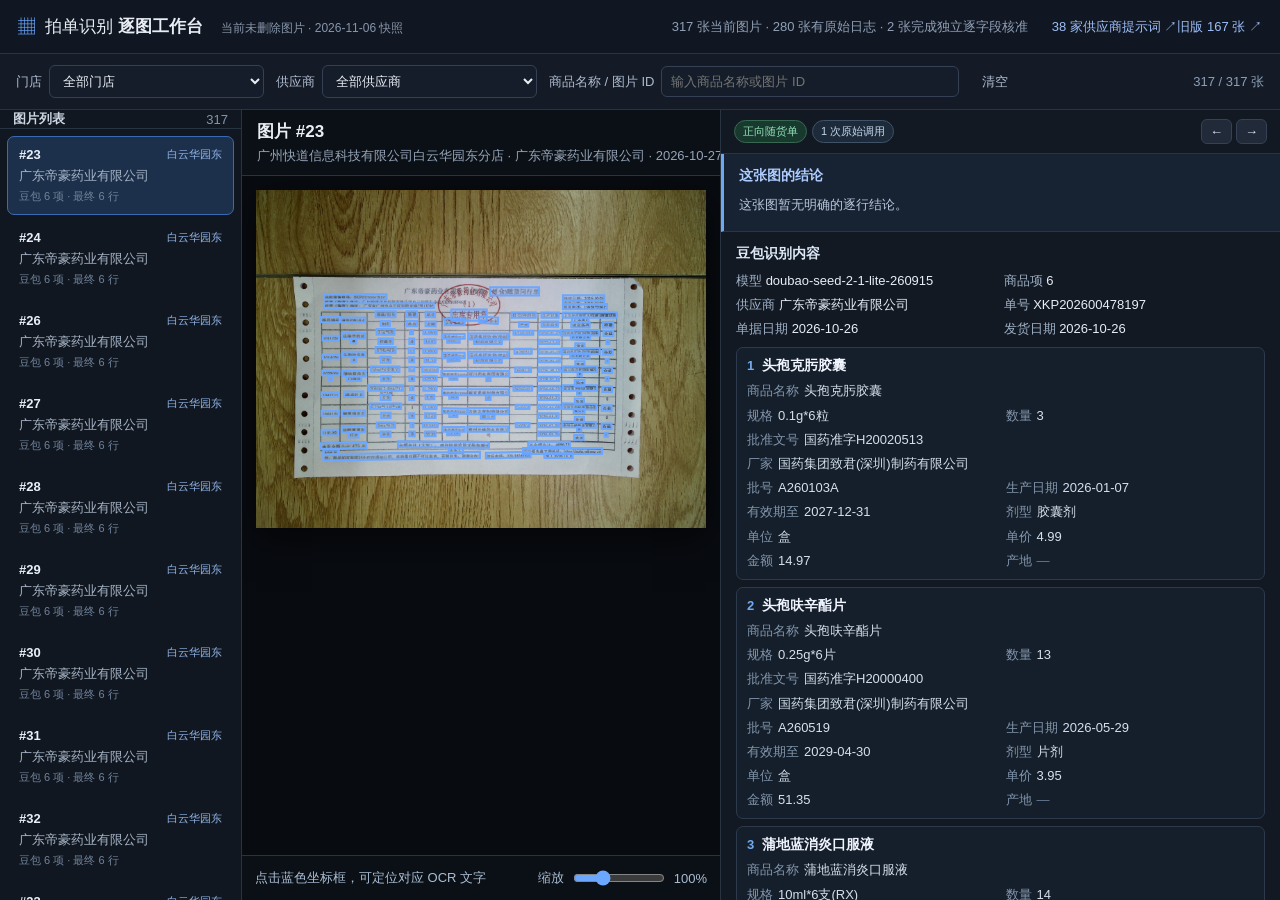
<file: index.html>
<!doctype html>
<html lang="zh-CN">
<head>
  <meta charset="utf-8">
  <meta name="viewport" content="width=device-width,initial-scale=1">
  <meta name="color-scheme" content="dark">
  <title>拍单识别｜原图与日志对照工作台</title>
  <link rel="stylesheet" href="styles.css?v=20261110-field-review3">
</head>
<body>
  <header class="topbar">
    <div class="brand"><span class="brand-mark">▦</span><span>拍单识别 <b>逐图工作台</b></span><small>当前未删除图片 · 2026-11-06 快照</small></div>
    <div id="globalStatus" class="global-status">正在读取目录…</div>
    <a class="legacy-link" href="supplier-prompts.html">38 家供应商提示词 ↗</a>
    <a class="legacy-link" href="legacy.html">旧版 167 张 ↗</a>
  </header>
  <div class="filters" role="search">
    <label>门店<select id="storeFilter"><option value="">全部门店</option></select></label>
    <label>供应商<select id="supplierFilter"><option value="">全部供应商</option></select></label>
    <label class="product-search">商品名称 / 图片 ID<input id="productFilter" type="search" placeholder="输入商品名称或图片 ID" autocomplete="off"></label>
    <button id="clearFilters" type="button" class="subtle">清空</button>
    <span id="filterCount" class="filter-count"></span>
  </div>
  <main class="workbench">
    <aside class="photo-rail" aria-label="图片目录">
      <div class="rail-head"><strong>图片列表</strong><span id="railCount"></span></div>
      <div id="photoList" class="photo-list"></div>
    </aside>
    <section class="image-pane" aria-label="原图及火山 OCR 坐标">
      <div class="pane-head image-head">
        <div><div id="photoTitle" class="photo-title">请选择图片</div><div id="photoMeta" class="photo-meta"></div></div>
        <div class="image-tools">
          <label class="overlay-toggle"><input id="overlayToggle" type="checkbox" checked>OCR 坐标框</label>
          <button id="rotateButton" type="button" title="旋转 90°">旋转</button>
          <button id="resetButton" type="button" title="恢复显示">重置</button>
        </div>
      </div>
      <div id="imageViewport" class="image-viewport">
        <div id="imageStage" class="image-stage">
          <img id="photoImage" alt="当前随货单原图">
          <svg id="ocrOverlay" aria-label="火山 OCR 四点坐标叠框"></svg>
        </div>
      </div>
      <div class="image-footer"><span id="selectedRegion">点击蓝色坐标框，可定位对应 OCR 文字</span><div class="zoom-control"><span>缩放</span><input id="zoomRange" type="range" min="50" max="220" value="100"><output id="zoomValue">100%</output></div></div>
    </section>
    <section class="results-pane" aria-label="四路识别对照">
      <div class="results-bar"><div id="sourceBadges"></div><div class="photo-nav"><button id="prevPhoto" type="button" aria-label="上一张">←</button><button id="nextPhoto" type="button" aria-label="下一张">→</button></div></div>
      <div class="results-scroll">
        <section class="result-section audit-section"><div class="section-title"><h2>这张图的结论</h2></div><div id="auditNote" class="audit-note"></div></section>
        <section class="result-section" id="doubaoSection"><div class="section-title"><h2>豆包识别内容</h2><select id="callSelect" aria-label="选择历史调用"></select></div><div id="doubaoContent"></div></section>
        <section class="result-section" id="finalSection"><div class="section-title"><h2>最终入库行</h2><span id="finalCount"></span></div><div id="finalContent"></div></section>
        <section class="result-section codex-section" id="codexSection"><div class="section-title"><h2>Codex 原图核准</h2><span id="codexBadge"></span></div><div id="codexContent"></div></section>
        <section class="result-section" id="ocrSection"><div class="section-title"><h2>火山 OCR 文字与坐标</h2><span id="ocrCount"></span></div><div id="ocrContent"></div></section>
      </div>
    </section>
  </main>
  <script src="app.js?v=20261110-field-review3" defer></script>
</body>
</html>
</file>
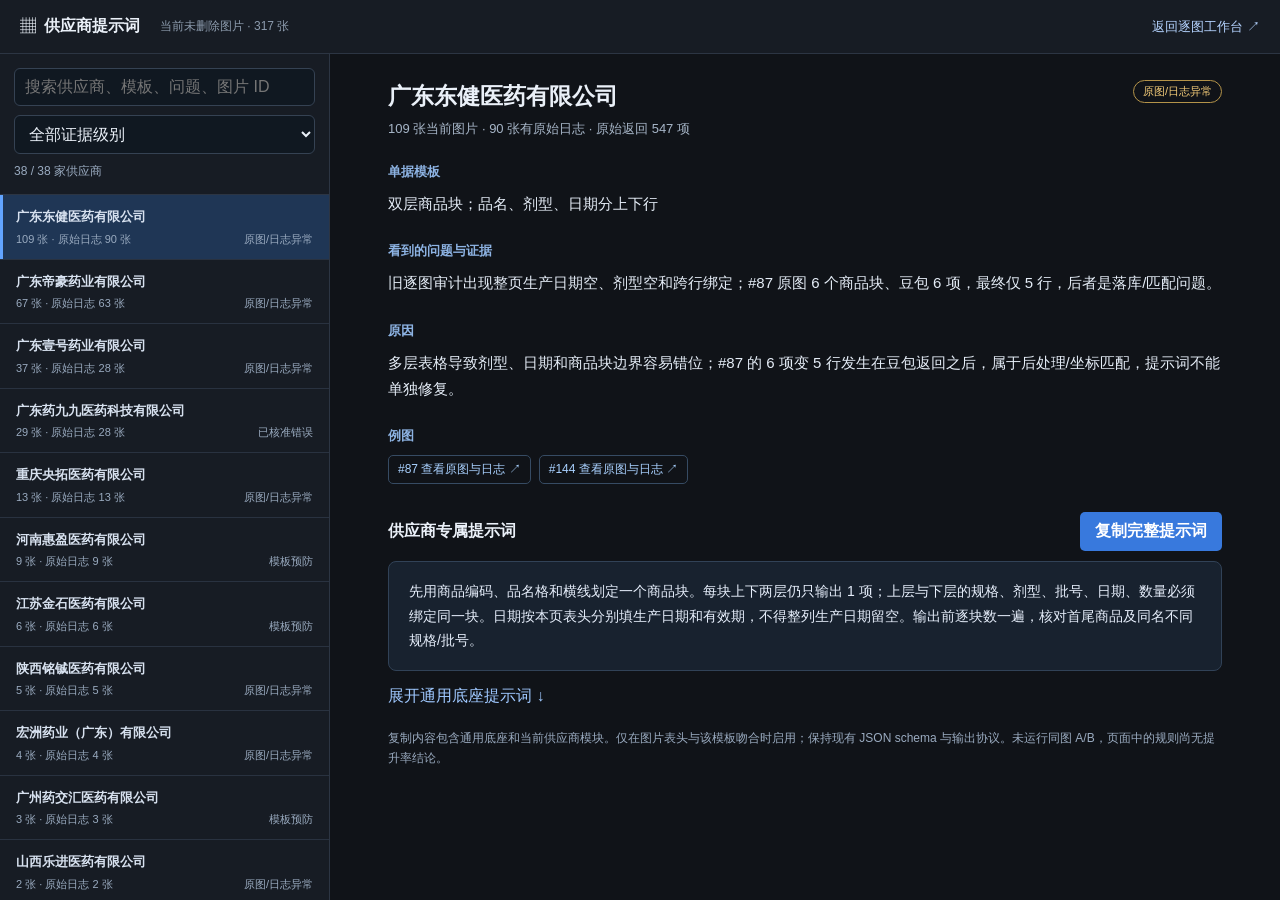
<file: supplier-prompts.html>
<!doctype html>
<html lang="zh-CN">
<head>
  <meta charset="utf-8">
  <meta name="viewport" content="width=device-width,initial-scale=1">
  <meta name="color-scheme" content="dark">
  <title>供应商提示词｜拍单识别</title>
  <link rel="stylesheet" href="supplier-prompts.css?v=20261110-v1">
</head>
<body>
  <header class="topbar"><div class="brand">▦ <b>供应商提示词</b><small>当前未删除图片 · 317 张</small></div><a href="index.html">返回逐图工作台 ↗</a></header>
  <div class="workspace">
    <aside class="rail">
      <div class="rail-controls"><input id="search" type="search" placeholder="搜索供应商、模板、问题、图片 ID"><select id="level"><option value="">全部证据级别</option><option value="reviewed">已核准错误</option><option value="observed">原图/日志异常</option><option value="preventive">模板预防</option><option value="no_log">缺原始日志</option></select><span id="count"></span></div>
      <div id="list" class="list"></div>
    </aside>
    <main class="detail" id="detail"><div class="empty">正在读取供应商规则…</div></main>
  </div>
  <script src="supplier-prompts.js?v=20261110-v2" defer></script>
</body>
</html>
</file>
<file: styles.css>
:root{font-family:-apple-system,BlinkMacSystemFont,"PingFang SC","Microsoft YaHei",sans-serif;color:#e9edf4;background:#0d1118;font-size:13px}*{box-sizing:border-box}body{margin:0;min-width:900px}button,input,select{font:inherit}button,select{cursor:pointer}button{color:#dce7f8;background:#202a38;border:1px solid #354255;border-radius:6px;padding:6px 10px}button:hover{background:#2b3950}select,input[type=search]{background:#141d29;color:#e9edf4;border:1px solid #344154;border-radius:6px;padding:7px 9px;outline:none}select:focus,input:focus{border-color:#5a8ff7}.topbar{height:54px;padding:0 18px;display:flex;align-items:center;justify-content:space-between;border-bottom:1px solid #293443;background:#111722}.brand{display:flex;gap:10px;align-items:baseline;font-size:17px;white-space:nowrap}.brand b{font-weight:600}.brand-mark{color:#69a7ff}.brand small{color:#8796aa;font-size:12px;margin-left:8px}.global-status{color:#90a0b6;margin-left:auto;margin-right:24px}.legacy-link{color:#9dbef7;text-decoration:none}.filters{height:56px;display:flex;align-items:center;gap:12px;padding:0 16px;border-bottom:1px solid #293443;background:#141b26}.filters label{display:flex;align-items:center;gap:7px;color:#aebbcf;white-space:nowrap}.filters select{width:215px}.filters .product-search{flex:1;max-width:410px}.filters input[type=search]{width:100%}.filters .subtle{background:transparent;border-color:transparent;color:#aebbcf}.filter-count{margin-left:auto;color:#8ca0b8;white-space:nowrap}.workbench{display:grid;grid-template-columns:242px minmax(360px,1fr) minmax(430px,560px);height:calc(100dvh - 110px);min-height:540px}.photo-rail{border-right:1px solid #293443;overflow:hidden;display:flex;flex-direction:column;background:#111720}.rail-head{height:44px;padding:0 13px;display:flex;align-items:center;justify-content:space-between;border-bottom:1px solid #293443;color:#cdd7e4}.rail-head span{color:#8495aa}.photo-list{overflow:auto;padding:7px}.photo-card{width:100%;display:block;text-align:left;padding:10px 11px;margin-bottom:4px;background:transparent;border:1px solid transparent;border-radius:7px}.photo-card:hover{background:#1c2838}.photo-card.active{background:#1d304b;border-color:#396bb2}.photo-card .line1{display:flex;justify-content:space-between;gap:6px;color:#e9eff9;font-weight:600}.photo-card .line1 small{font-size:11px;color:#90b4e8;font-weight:400}.photo-card .supplier{display:block;color:#a6b4c6;white-space:nowrap;overflow:hidden;text-overflow:ellipsis;margin-top:5px}.photo-card .minor{display:block;color:#70839b;font-size:11px;margin-top:4px}.photo-card .warn{color:#efc76a}.image-pane{min-width:0;display:flex;flex-direction:column;background:#0b1016}.pane-head{min-height:60px;border-bottom:1px solid #293443;padding:10px 15px}.image-head{display:flex;justify-content:space-between;gap:10px}.photo-title{font-size:17px;font-weight:650}.photo-meta{margin-top:4px;color:#95a4b8;white-space:nowrap;overflow:hidden;text-overflow:ellipsis;max-width:650px}.image-tools{display:flex;align-items:center;gap:6px;white-space:nowrap}.overlay-toggle{color:#aab9cb}.overlay-toggle input{accent-color:#72a9ff;vertical-align:-2px}.image-viewport{flex:1;overflow:auto;display:flex;align-items:flex-start;justify-content:center;padding:14px;background:#080b10}.image-stage{position:relative;max-width:none;transform-origin:center center;line-height:0}.image-stage img{display:block;max-width:100%;max-height:calc(100dvh - 220px);width:auto;height:auto;object-fit:contain;box-shadow:0 10px 36px #0009}.image-stage svg{position:absolute;inset:0;width:100%;height:100%;overflow:visible}.ocr-polygon{fill:#4a92ff22;stroke:#6ba6ff;stroke-width:2;vector-effect:non-scaling-stroke;cursor:pointer}.ocr-polygon:hover,.ocr-polygon.selected{fill:#ffc85755;stroke:#ffd15f;stroke-width:3}.image-footer{height:45px;border-top:1px solid #293443;display:flex;align-items:center;justify-content:space-between;gap:10px;padding:0 13px;color:#a9bdd4}.image-footer #selectedRegion{min-width:0;overflow:hidden;text-overflow:ellipsis;white-space:nowrap}.zoom-control{display:flex;align-items:center;gap:7px;white-space:nowrap}.zoom-control input{width:92px;accent-color:#6ba6ff}.results-pane{min-width:0;display:flex;flex-direction:column;border-left:1px solid #293443;background:#121923}.results-bar{height:44px;flex:none;display:flex;align-items:center;justify-content:space-between;padding:0 13px;border-bottom:1px solid #293443}.badge{display:inline-block;border:1px solid #3f5268;background:#1c2a39;color:#c5d7ed;border-radius:12px;padding:3px 8px;margin-right:5px;font-size:11px}.badge.warn{border-color:#725934;background:#3a2d1d;color:#efcb82}.badge.good{border-color:#386752;background:#183a2e;color:#94e0b9}.photo-nav{display:flex;gap:4px}.photo-nav button{min-width:31px;padding:4px}.results-scroll{overflow:auto;flex:1}.result-section{border-bottom:1px solid #2b3645;padding:13px 15px 16px}.section-title{display:flex;align-items:center;justify-content:space-between;gap:8px;margin-bottom:9px}.section-title h2{font-size:14px;margin:0;color:#dce8f7}.section-title select{max-width:275px;padding:4px 7px;font-size:11px}.section-title span{color:#8799b0;font-size:11px}.hint{color:#91a3b8;line-height:1.55;margin:5px 0 10px}.empty{color:#8092a8;padding:12px 0}.header-fields{display:grid;grid-template-columns:1fr 1fr;gap:6px;margin-bottom:9px;color:#9fb1c7}.header-fields b{color:#e8edf7;font-weight:500}.item-card{border:1px solid #2d3a4b;border-radius:7px;background:#151f2b;padding:9px 10px;margin:7px 0}.item-head{display:flex;gap:8px;align-items:baseline;margin-bottom:7px}.item-no{color:#74aaf1;font-weight:700}.item-name{font-size:14px;font-weight:600;color:#f0f5ff}.item-status{margin-left:auto;font-size:11px;color:#9fcfbd}.field-grid{display:grid;grid-template-columns:1fr 1fr;gap:6px 10px}.field{min-width:0;display:flex;gap:5px;line-height:1.4}.field .label{flex:none;color:#8295ab}.field .value{color:#d5e0ee;overflow-wrap:anywhere}.field .value.blank{color:#687c94}.field.full{grid-column:1/-1}.manual-note{border-left:2px solid #77b7ed;padding:7px 10px;margin:7px 0;background:#18283a;line-height:1.5}.manual-note.fail{border-color:#f1ae68;background:#32261e}.manual-note strong{display:block;margin-bottom:3px}.manual-note .truth{color:#dfe8f6}.manual-note small{display:block;color:#91a5bc;margin-top:4px}.evidence-field{position:relative}.evidence-field .match{font-size:10px;color:#86d0b4;margin-left:3px}.evidence-field .match.low{color:#e0af69}.evidence-field .match.none{color:#8292a7}.evidence-field[title]{cursor:help}.ocr-list{max-height:280px;overflow:auto;border:1px solid #29394b;border-radius:6px}.ocr-row{display:flex;align-items:flex-start;gap:8px;padding:6px 8px;border-bottom:1px solid #253342;cursor:pointer}.ocr-row:last-child{border:0}.ocr-row:hover,.ocr-row.active{background:#213750}.ocr-row .index{flex:none;color:#7aa9e9;width:27px}.ocr-row .text{flex:1;line-height:1.4;overflow-wrap:anywhere}.ocr-row .coords{flex:none;max-width:190px;text-align:right;color:#8295ab;font-size:10px;line-height:1.4;overflow-wrap:anywhere}.vision-list{max-height:170px;overflow:auto;border:1px solid #2d3a4b;border-radius:6px;background:#101923;padding:6px 8px;line-height:1.6;color:#b8c7d8}.vision-list span{display:inline-block;margin:2px 5px 2px 0;padding:1px 4px;border-radius:3px;background:#1b2a3a}.audit-note{line-height:1.65;color:#b9c9dd;overflow-wrap:anywhere}.mini-heading{margin:12px 0 5px;font-size:12px;color:#9eb7d6;font-weight:600}@media(max-width:1260px){.workbench{grid-template-columns:195px minmax(320px,1fr) minmax(380px,480px)}.filters select{width:175px}.brand small{display:none}}@media(max-width:980px){body{min-width:0}.workbench{height:auto;min-height:0;display:block}.photo-rail{height:185px}.photo-list{display:flex;overflow:auto}.photo-card{min-width:170px}.image-pane{height:72dvh}.results-pane{height:75dvh}.filters{height:auto;flex-wrap:wrap;padding:9px}.filters label{flex:1}.filters select{width:100%}.filters .product-search{max-width:none;flex-basis:100%}.filter-count{margin-left:0}}

/* Each desktop column owns its scroll position. The document itself must not grow. */
@media (min-width:981px){
  html,body{height:100%;overflow:hidden}
  .workbench{min-height:0;grid-template-rows:minmax(0,1fr);overflow:hidden}
  .photo-rail,.image-pane,.results-pane,.photo-list,.image-viewport,.results-scroll{min-height:0}
  .photo-list,.results-scroll{overscroll-behavior:contain}
}
.audit-note{white-space:pre-line}
.audit-section{background:#172233;border-left:3px solid #70a8ef}
.audit-section .section-title h2{color:#aecdff}
.unreviewed-note{padding:10px 12px;border:1px solid #66543d;border-radius:6px;background:#2b251c;color:#f0d5a6;line-height:1.6}
.reviewed-row{border:1px solid #4a7b69;border-radius:8px;padding:12px;background:#14251f}
.reviewed-heading{font-size:14px;font-weight:700;color:#b2e9ca}
.reviewed-errors{margin:7px 0 10px;color:#ffb5a0;font-weight:600}
.field-comparison{width:100%;border-collapse:collapse;table-layout:fixed;margin:8px 0 12px}
.field-comparison th,.field-comparison td{border:1px solid #3b554e;padding:8px;text-align:left;vertical-align:top;overflow-wrap:anywhere;line-height:1.5}
.field-comparison thead th{background:#203b31;color:#b2e9ca}
.field-comparison th:first-child{width:64px}
.field-comparison td{width:calc((100% - 64px)/2)}
.field-comparison td:nth-child(2){color:#f7b5aa;background:#382725}
.field-comparison td:nth-child(3){color:#c6f2d9;background:#193b2c}
.field-comparison small{display:block;color:#9fb6aa;margin-top:4px}
.reviewed-analysis{margin-top:12px;padding-top:12px;border-top:1px solid #3b554e;line-height:1.6}
.reviewed-analysis strong{color:#b2e9ca}
.reviewed-analysis p{white-space:pre-line;margin:4px 0 13px;overflow-wrap:anywhere}
.reviewed-analysis small{display:block;color:#a5bcb0}
.reviewed-analysis a{color:#9bc8ff}
</file>
<file: supplier-prompts.css>
:root{font-family:-apple-system,BlinkMacSystemFont,"PingFang SC","Microsoft YaHei",sans-serif;color:#eaf0f8;background:#101318}*{box-sizing:border-box}body{margin:0}button,input,select{font:inherit}button{cursor:pointer}.topbar{height:54px;border-bottom:1px solid #2c3543;background:#171c24;display:flex;align-items:center;justify-content:space-between;padding:0 20px}.topbar a{color:#b4d3ff;text-decoration:none;font-size:13px}.brand{display:flex;align-items:center;gap:8px}.brand small{color:#8c9bad;font-size:12px;margin-left:12px}.workspace{height:calc(100vh - 54px);display:grid;grid-template-columns:330px minmax(0,1fr)}.rail{min-height:0;display:flex;flex-direction:column;border-right:1px solid #2c3543;background:#171c24}.rail-controls{padding:14px;display:grid;gap:9px;border-bottom:1px solid #2c3543}.rail-controls input,.rail-controls select{width:100%;border:1px solid #354253;border-radius:6px;background:#101821;color:#eaf0f8;padding:9px 10px;outline:none}.rail-controls span{font-size:12px;color:#9aabc0}.list{overflow:auto;min-height:0}.supplier{padding:12px 16px;border:0;border-bottom:1px solid #293240;background:transparent;color:#d7e1ef;width:100%;text-align:left}.supplier:hover{background:#202c3b}.supplier.active{background:#1f3655;box-shadow:inset 3px 0 #62a4ff}.supplier strong{display:block;font-size:13px;line-height:1.5}.supplier .sub{display:flex;justify-content:space-between;color:#9aabc0;font-size:11px;margin-top:5px}.detail{overflow:auto;padding:26px min(5vw,58px) 50px}.detail-inner{max-width:1050px}.title-row{display:flex;align-items:flex-start;justify-content:space-between;gap:16px}.title-row h1{font-size:23px;line-height:1.4;margin:0 0 8px}.meta{font-size:13px;color:#a7b6c8}.chip{display:inline-block;border:1px solid #526a84;border-radius:100px;padding:3px 9px;color:#bdd6f6;font-size:11px;white-space:nowrap}.chip.reviewed{border-color:#4d9c70;color:#7ce4a1}.chip.observed{border-color:#b49349;color:#f5cd79}.chip.no_log{border-color:#915e5e;color:#f3aaaa}.section{margin-top:25px}.section h2{font-size:13px;color:#8db3e3;margin:0 0 10px}.section p{font-size:15px;line-height:1.75;margin:0;color:#e5edf7}.examples{display:flex;gap:8px;flex-wrap:wrap}.examples a{color:#a9d1ff;text-decoration:none;border:1px solid #364b63;border-radius:5px;padding:5px 9px;font-size:12px}.examples a:hover{border-color:#77b4ff}.prompt-head{display:flex;align-items:center;justify-content:space-between;gap:10px;margin:28px 0 10px}.prompt-head h2{font-size:16px;margin:0}.copy{border:0;border-radius:5px;background:#3879dd;color:white;font-weight:600;padding:9px 15px}.copy:hover{background:#5392f0}.prompt{white-space:pre-wrap;word-break:break-word;font:14px/1.75 -apple-system,BlinkMacSystemFont,"PingFang SC","Microsoft YaHei",sans-serif;background:#18222f;border:1px solid #314257;border-radius:8px;padding:17px 20px;color:#e6eefb;margin:0}.base-toggle{background:transparent;color:#9fc8ff;border:0;padding:0;margin:15px 0 8px}.base{display:none}.base.open{display:block}.note{color:#9aabc0;font-size:12px;line-height:1.7;margin-top:13px}.empty{color:#9aabc0;margin-top:30vh;text-align:center}@media(max-width:760px){.workspace{grid-template-columns:1fr;grid-template-rows:210px minmax(0,1fr)}.rail{border-right:0;border-bottom:1px solid #2c3543}.rail-controls{padding:8px;grid-template-columns:1fr 1fr}.rail-controls span{grid-column:1/-1}.list{display:flex;overflow-x:auto}.supplier{min-width:180px;border-right:1px solid #293240;border-bottom:0}.detail{padding:19px 15px}.title-row h1{font-size:19px}}
</file>
